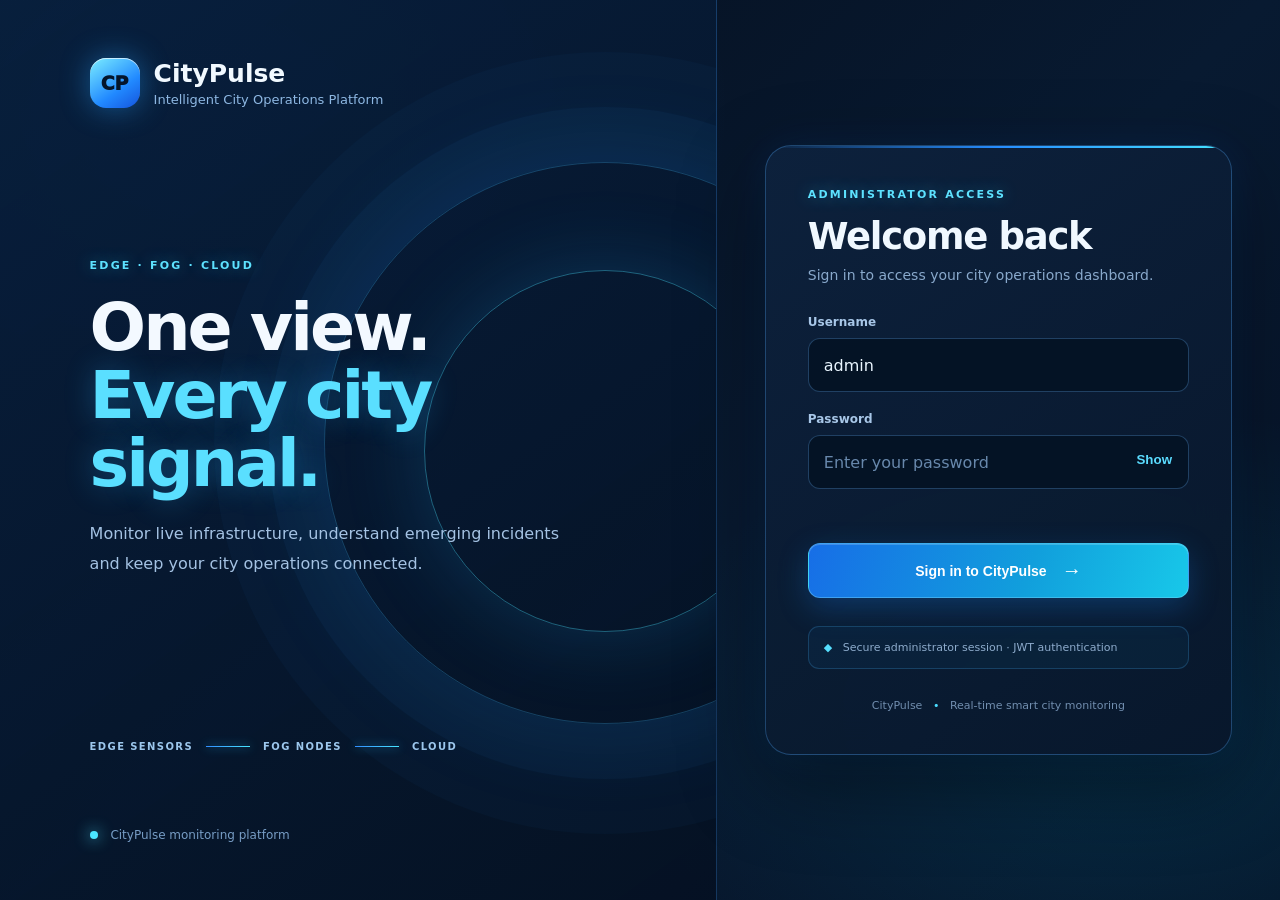
<file: dashboard/site/login.html>
<!DOCTYPE html>
<html lang="en">
<head>
<meta charset="UTF-8"><meta name="viewport" content="width=device-width, initial-scale=1">
<title>Admin Login | CityPulse</title><link rel="stylesheet" href="login.css">
</head>
<body>
<main class="login-shell">
  <section class="login-visual">
    <div class="brand"><div class="logo">CP</div><div><h1>CityPulse</h1><p>Intelligent City Operations Platform</p></div></div>
    <div class="visual-copy"><span class="eyebrow">EDGE · FOG · CLOUD</span><h2>One view.<br><em>Every city signal.</em></h2><p>Monitor live infrastructure, understand emerging incidents and keep your city operations connected.</p></div>
    <div class="pipeline"><span>EDGE SENSORS</span><i></i><span>FOG NODES</span><i></i><span>CLOUD</span></div>
    <div class="visual-foot"><span class="pulse"></span> CityPulse monitoring platform</div>
  </section>
  <section class="login-panel">
    <div class="login-card">
      <div class="mobile-brand"><div class="logo">CP</div><strong>CityPulse</strong></div>
      <div class="eyebrow">ADMINISTRATOR ACCESS</div>
      <h2>Welcome back</h2><p class="intro">Sign in to access your city operations dashboard.</p>
      <form id="login-form">
        <label for="username">Username</label><input id="username" name="username" autocomplete="username" placeholder="Enter admin username" required value="admin">
        <label for="password">Password</label><div class="password-wrap"><input id="password" name="password" type="password" autocomplete="current-password" placeholder="Enter your password" required><button id="toggle-password" type="button" aria-label="Show password">Show</button></div>
        <div class="error" id="login-error" role="alert"></div>
        <button class="submit" id="submit-btn" type="submit"><span>Sign in to CityPulse</span><b>→</b></button>
      </form>
      <div class="secure-note"><span>◆</span> Secure administrator session · JWT authentication</div>
      <div class="login-bottom">CityPulse <span>•</span> Real-time smart city monitoring</div>
    </div>
  </section>
</main>
<script src="login.js"></script>
</body></html>
</file>
<file: dashboard/site/login.css>
*{box-sizing:border-box}:root{color-scheme:dark;font-family:Inter,ui-sans-serif,system-ui,-apple-system,"Segoe UI",sans-serif;background:#050d1b;color:#eaf5ff}
body{margin:0;min-height:100vh;background:radial-gradient(ellipse at 15% 12%,rgba(23,119,255,.22),transparent 35%),radial-gradient(ellipse at 88% 82%,rgba(0,207,255,.12),transparent 32%),linear-gradient(135deg,#050d1b,#081a31 58%,#061226);overflow-x:hidden}
.login-shell{min-height:100vh;display:grid;grid-template-columns:1.12fr .88fr;max-width:1720px;margin:auto}
.login-visual{padding:58px 7vw;display:flex;flex-direction:column;justify-content:space-between;position:relative;overflow:hidden;background:linear-gradient(145deg,rgba(8,31,61,.94),rgba(5,17,35,.98));border-right:1px solid rgba(67,160,255,.24);color:#eff9ff}
.login-visual:before,.login-visual:after{content:"";position:absolute;border:1px solid rgba(68,190,255,.27);border-radius:50%;width:560px;height:560px;right:-170px;top:18%;box-shadow:0 0 0 55px rgba(50,154,255,.045),0 0 0 110px rgba(50,154,255,.03),0 0 100px rgba(30,145,255,.14);animation:orbitGlow 8s ease-in-out infinite alternate}
.login-visual:after{width:360px;height:360px;right:-70px;top:30%;border-color:rgba(71,224,255,.38);box-shadow:0 0 85px rgba(36,173,255,.19);animation-delay:-3s}
@keyframes orbitGlow{from{transform:scale(.97);opacity:.7}to{transform:scale(1.04);opacity:1}}
.brand{display:flex;align-items:center;gap:14px;z-index:1}.logo{width:50px;height:50px;border-radius:16px;display:grid;place-items:center;background:linear-gradient(145deg,#7ceeff,#2189ff 62%,#1554dc);color:#04152b;font-weight:950;font-size:19px;box-shadow:0 0 30px rgba(40,164,255,.45),inset 0 1px 0 rgba(255,255,255,.65)}
.brand h1{font-size:25px;margin:0;color:#f1f9ff}.brand p{margin:4px 0 0;color:#8eb8e3;font-size:13px}
.visual-copy{max-width:640px;z-index:1;margin:70px 0}.eyebrow{color:#5de2ff;font-size:11px;font-weight:850;letter-spacing:2.2px;text-shadow:0 0 16px rgba(58,209,255,.45)}
.visual-copy h2{font-size:clamp(44px,5.2vw,76px);line-height:1.02;letter-spacing:-3px;margin:21px 0;color:#f3f9ff}.visual-copy h2 em{font-style:normal;color:#5adfff;text-shadow:0 0 30px rgba(43,178,255,.32)}.visual-copy p{font-size:16px;line-height:1.85;color:#a4c2e3;max-width:500px}
.pipeline{display:flex;align-items:center;gap:13px;color:#9cc7ed;font-size:10px;letter-spacing:1.4px;font-weight:750;z-index:1}.pipeline i{height:1px;width:44px;background:linear-gradient(90deg,#318dff,#48e6ff);box-shadow:0 0 10px #27bfff}.visual-foot{z-index:1;color:#779dc5;font-size:12px}.pulse{display:inline-block;width:8px;height:8px;background:#4be5ff;border-radius:50%;margin-right:9px;box-shadow:0 0 15px #4be5ff;animation:pulse 1.8s infinite}@keyframes pulse{50%{box-shadow:0 0 0 7px rgba(75,229,255,.07),0 0 22px #4be5ff}}
.login-panel{display:grid;place-items:center;padding:48px}.login-card{width:min(100%,470px);padding:42px;background:linear-gradient(145deg,rgba(13,34,61,.97),rgba(8,23,43,.97));border:1px solid rgba(79,165,245,.32);border-radius:26px;box-shadow:0 28px 85px rgba(0,0,0,.42),0 0 38px rgba(23,123,255,.11);backdrop-filter:blur(20px);position:relative;overflow:hidden}
.login-card:before{content:"";position:absolute;top:0;left:0;right:0;height:2px;background:linear-gradient(90deg,transparent,#268dff,#45e4ff,#268dff,transparent);background-size:200% 100%;animation:shimmer 4s linear infinite}@keyframes shimmer{to{background-position:200% 0}}
.login-card h2{font-size:37px;letter-spacing:-1.3px;margin:14px 0 9px;color:#f0f8ff}.intro{color:#89a9cc;margin:0 0 32px;font-size:14px}.login-card label{display:block;color:#a8c7e8;font-size:12px;font-weight:750;margin:20px 0 9px}
.login-card input{width:100%;height:54px;border:1px solid rgba(91,160,228,.32);border-radius:12px;background:rgba(5,19,37,.95);color:#eaf6ff;padding:0 15px;font:inherit;outline:none;transition:.25s}.login-card input:focus{border-color:#42caff;box-shadow:0 0 0 3px rgba(45,175,255,.14),0 0 22px rgba(45,175,255,.12)}.login-card input::placeholder{color:#6888ac}
.password-wrap{position:relative}.password-wrap input{padding-right:68px}.password-wrap button{position:absolute;right:10px;top:10px;border:0;background:transparent;color:#5bdcff;font-weight:800;cursor:pointer;padding:7px}
.submit{width:100%;height:55px;border:1px solid rgba(119,222,255,.42);border-radius:12px;margin-top:23px;background:linear-gradient(110deg,#176ee7,#119fdc 58%,#18c8e9);color:#fff;font-weight:900;font-size:14px;cursor:pointer;display:flex;align-items:center;justify-content:center;gap:15px;box-shadow:0 10px 30px rgba(20,127,232,.28),inset 0 1px 0 rgba(255,255,255,.18);transition:transform .25s,filter .25s,box-shadow .25s}.submit:hover{transform:translateY(-3px);filter:brightness(1.13);box-shadow:0 0 32px rgba(27,162,255,.38)}.submit:disabled{opacity:.65;cursor:wait}.submit b{font-size:20px}.error{min-height:18px;margin-top:13px;color:#ff91a9;font-size:12px}.secure-note{margin-top:28px;padding:14px 15px;border:1px solid rgba(69,167,238,.23);background:rgba(13,54,87,.28);border-radius:11px;color:#8eaccd;font-size:11px}.secure-note span{color:#56dfff;margin-right:7px}.login-bottom{margin-top:30px;color:#718eaf;font-size:11px;text-align:center}.login-bottom span{padding:0 7px;color:#4bdcff}.mobile-brand{display:none}
@media(max-width:850px){.login-shell{grid-template-columns:1fr}.login-visual{display:none}.login-panel{min-height:100vh;padding:25px}.mobile-brand{display:flex;align-items:center;gap:12px;margin-bottom:36px}.mobile-brand .logo{width:42px;height:42px}.login-card{padding:30px}.login-card h2{font-size:31px}.login-bottom{margin-top:25px}}
@media(prefers-reduced-motion:reduce){*,*::before,*::after{transition:none!important;animation:none!important}}
</file>
